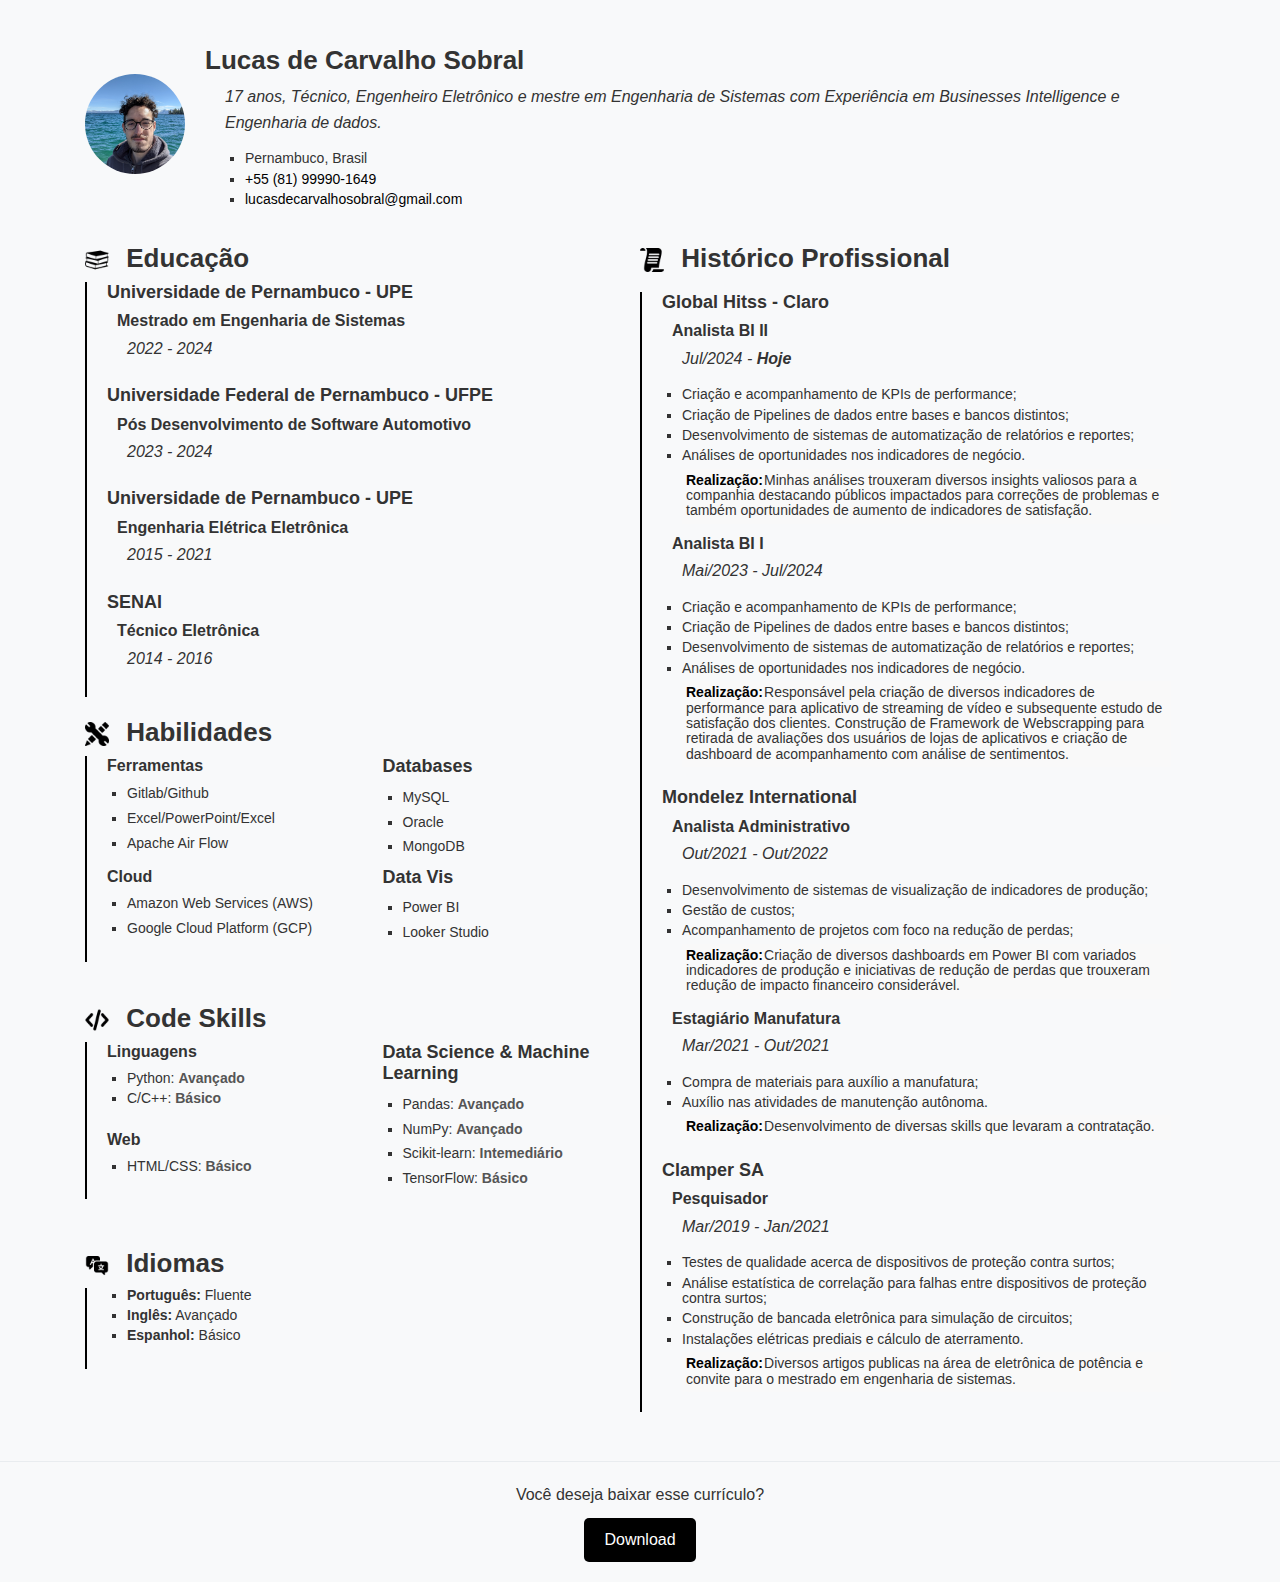
<file: cv.html>
<!DOCTYPE html>
<html lang="pt-br">
<head>
  <meta charset="utf-8">
  <meta name="viewport" content="width=device-width, initial-scale=1">
  <meta name="descrição" content="Vem conhecer um pouquinho mais sobre mim !">
  <meta name="author" content="Lucas Sobral">
  <meta property="og:title" content="Lucas Sobral">
  <meta property="og:site_name" content="Lucas Sobral">
  <title>Currículo - Lucas Sobral</title>
  <link rel="stylesheet" href="css/bootstrap.min.css">
  <link rel="stylesheet" href="css/cv.css">
  <link rel="icon"href="img/icon.png">

</head>
<body>
  <section id="resume" class="resume">
    <div class="container">
    <div class="row">
      <div class="col-12">
        <div class="d-flex align-items-center">
          <img src="img/eu-img.jpg" alt="Foto de Lucas Sobral" class="rounded-circle" style="width: 100px; height: 100px; margin-right: 20px;">
          <div>
            <h3 class="resume-title">Lucas de Carvalho Sobral</h3>
            <div class="resume-item pb-0" style="border-left: none;">
              <p><em>17 anos, Técnico, Engenheiro Eletrônico e mestre em Engenharia de Sistemas com Experiência em Businesses Intelligence e Engenharia de dados.</em></p>
              <ul>
            <li>Pernambuco, Brasil</li>
            <li><a href="https://wa.me/5581999901649" target="_blank" style="color: black; text-decoration: none;">+55 (81) 99990-1649</a></li>
            <li><a href="mailto:lucasdecarvalhosobral@gmail.com" style="color: black; text-decoration: none;">lucasdecarvalhosobral@gmail.com</a></li>
              </ul>
            </div>
          </div>
        </div>
      </div>
      
      <div class="row">
        <!-- First Column -->
        <div class="col-lg-6">
          <h3 class="resume-title"><img src="img/books.png" alt="Educação Icon" class="section-icon"> Educação</h3>
          <div class="resume-item education-item">
            <h4>Universidade de Pernambuco - UPE</h4>
            <h5>Mestrado em Engenharia de Sistemas</h5>
            <p><em>2022 - 2024</em></p>
           <!--<p>Descrição do curso e principais realizações.</p> -->
          </div>
          <div class="resume-item education-item">
            <h4>Universidade Federal de Pernambuco - UFPE</h4>
            <h5>Pós Desenvolvimento de Software Automotivo</h5>
            <p><em>2023 - 2024</em></p>
           <!--<p>Descrição do curso e principais realizações.</p> -->
         </div>
          <div class="resume-item education-item">
            <h4>Universidade de Pernambuco - UPE</h4>
            <h5>Engenharia Elétrica Eletrônica</h5>
            <p><em>2015 - 2021</em></p>
           <!--<p>Descrição do curso e principais realizações.</p> -->
          </div>
          <div class="resume-item education-item">
            <h4>SENAI</h5>
            <h5>Técnico Eletrônica</h5>
            <p><em>2014 - 2016</em></p>
           <!--<p>Descrição do curso e principais realizações.</p> -->
          </div>
          <h3 class="resume-title"><img src="img/skills.png" alt="Skills Icon" class="section-icon"> Habilidades</h3>
            <div class="row">
              <!-- Left Column -->
              <div class="col-lg-6">
                <div class="resume-item skill-item">
                  <h5>Ferramentas</h5>
                  <ul>
                    <li>Gitlab/Github</li>
                    <li>Excel/PowerPoint/Excel</li>
                    <li>Apache Air Flow</li>
                  </ul>
                  <h5>Cloud</h5>
                  <ul>
                    <li>Amazon Web Services (AWS)</li>
                    <li>Google Cloud Platform (GCP)</li>
                  </ul>
                </div>
              </div>

              <!-- Right Column -->
              <div class="col-lg-6">
                <div class="resume-item2 skill-item">
                  <h5>Databases</h5>
                  <ul>
                    <li>MySQL</li>
                    <li>Oracle</li>
                    <li>MongoDB</li>
                  </ul>
                  <h5>Data Vis</h5>
                  <ul>
                    <li>Power BI</li>
                    <li>Looker Studio</li>
                  </ul>
                </div>
              </div>
            </div>

          <h3 class="resume-title"><img src="img/coding.png" alt="Linguagens Icon" class="section-icon"> Code Skills</h3>
            <div class="row">
              <!-- Left Column -->
              <div class="col-lg-6">
                <div class="resume-item">
                  <h5>Linguagens</h5>
                  <ul>
                    <li>Python: <span class="skill-level">Avançado</span></li>
                    <li>C/C++: <span class="skill-level">Básico</span></li>
                  </ul>
                </div>
                <div class="resume-item">
                  <h5>Web</h5>
                  <ul>
                    <li>HTML/CSS: <span class="skill-level">Básico</span></li>
                  </ul>
                </div>
              </div>

              <!-- Right Column -->
              <div class="col-lg-6">
                <div class="resume-item2 skill-item">
                  <h5>Data Science & Machine Learning</h5>
                  <ul>
                    <li>Pandas: <span class="skill-level">Avançado</span></li>
                    <li>NumPy: <span class="skill-level">Avançado</span></li>
                    <li>Scikit-learn: <span class="skill-level">Intemediário</span></li>
                    <li>TensorFlow: <span class="skill-level">Básico</span></li>
                  </ul>
                </div>
              </div>
            </div>
            <h3 class="resume-title"><img src="img/language.png" alt="Idiomas Icon" class="section-icon"> Idiomas</h3>
            <div class="resume-item">
              <ul>
                <li><strong>Português:</strong> Fluente</li>
                <li><strong>Inglês:</strong> Avançado</li>
                <li><strong>Espanhol:</strong> Básico</li>
              </ul>
            </div>
           
        </div>

        <!-- Second Column -->
        <div class="col-lg-6">
          <h3 class="resume-title"><img src="img/scroll.png" alt="Histórico Icon" class="section-icon"> Histórico Profissional</h3>
          <div class="resume-item profissao-item">
            <h4>Global Hitss - Claro</h4>
            <h5>Analista BI II</h5>
            <p><em>Jul/2024 - <strong>Hoje</strong></em></p>
            <ul>
              <li>Criação e acompanhamento de KPIs de performance;</li>
              <li>Criação de Pipelines de dados entre bases e bancos distintos;</li>
              <li>Desenvolvimento de sistemas de automatização de relatórios e reportes;</li>
              <li>Análises de oportunidades nos indicadores de negócio.</li>
              <li class="realization">Minhas análises trouxeram diversos insights valiosos para a companhia destacando públicos impactados para correções de problemas e também oportunidades de aumento de indicadores de satisfação.</li>
            </ul>
            <h5>Analista BI I</h5>
            <p><em>Mai/2023 - Jul/2024</em></p>
            <ul>
              <li>Criação e acompanhamento de KPIs de performance;</li>
              <li>Criação de Pipelines de dados entre bases e bancos distintos;</li>
              <li>Desenvolvimento de sistemas de automatização de relatórios e reportes;</li>
              <li>Análises de oportunidades nos indicadores de negócio.</li>
              <li class="realization">Responsável pela criação de diversos indicadores de performance para aplicativo de streaming de vídeo e subsequente estudo de satisfação dos clientes. Construção de Framework de Webscrapping para retirada de avaliações dos usuários de lojas de aplicativos e criação de dashboard de acompanhamento com análise de sentimentos.</li>
            </ul>
            <h4>Mondelez International</h4>
            <h5>Analista Administrativo</h5>
            <p><em>Out/2021 - Out/2022</em></p>
            <ul>
              <li>Desenvolvimento de sistemas de visualização de indicadores de produção;</li>
              <li>Gestão de custos;</li>
              <li>Acompanhamento de projetos com foco na redução de perdas;</li>
              <li class="realization">Criação de diversos dashboards em Power BI com variados indicadores de produção e iniciativas de redução de perdas que trouxeram redução de impacto financeiro considerável.</li>
            </ul>
            <h5>Estagiário Manufatura</h5>
            <p><em>Mar/2021 - Out/2021</em></p>
            <ul>
              <li>Compra de materiais para auxílio a manufatura;</li>
              <li>Auxílio nas atividades de manutenção autônoma.</li>
              <li class="realization">Desenvolvimento de diversas skills que levaram a contratação.</li>
            </ul>
            <h4>Clamper SA</h4>
            <h5>Pesquisador</h5>
            <p><em>Mar/2019 - Jan/2021</em></p>
            <ul>
              <li>Testes de qualidade acerca de dispositivos de proteção contra surtos;</li>
              <li>Análise estatística de correlação para falhas entre dispositivos de proteção contra surtos;</li>
              <li>Construção de bancada eletrônica para simulação de circuitos;</li>
              <li>Instalações elétricas prediais e cálculo de aterramento.</li>
              <li class="realization">Diversos artigos publicas na área de eletrônica de potência e convite para o mestrado em engenharia de sistemas.</li>
            </ul>
          </div>
        </div>
      </div>
    </div>
  </section>
<!-- Footer Section -->
<footer class="text-center mt-4">
  <p>Você deseja baixar esse currículo?</p>
  <a href="https://drive.google.com/uc?export=download&id=1KF4DB4BhS6jURyC5dKSXGHDKw6d0Dvhc" download class="btn btn-primary">Download</a>
</footer>
</body>
</html>
</file>
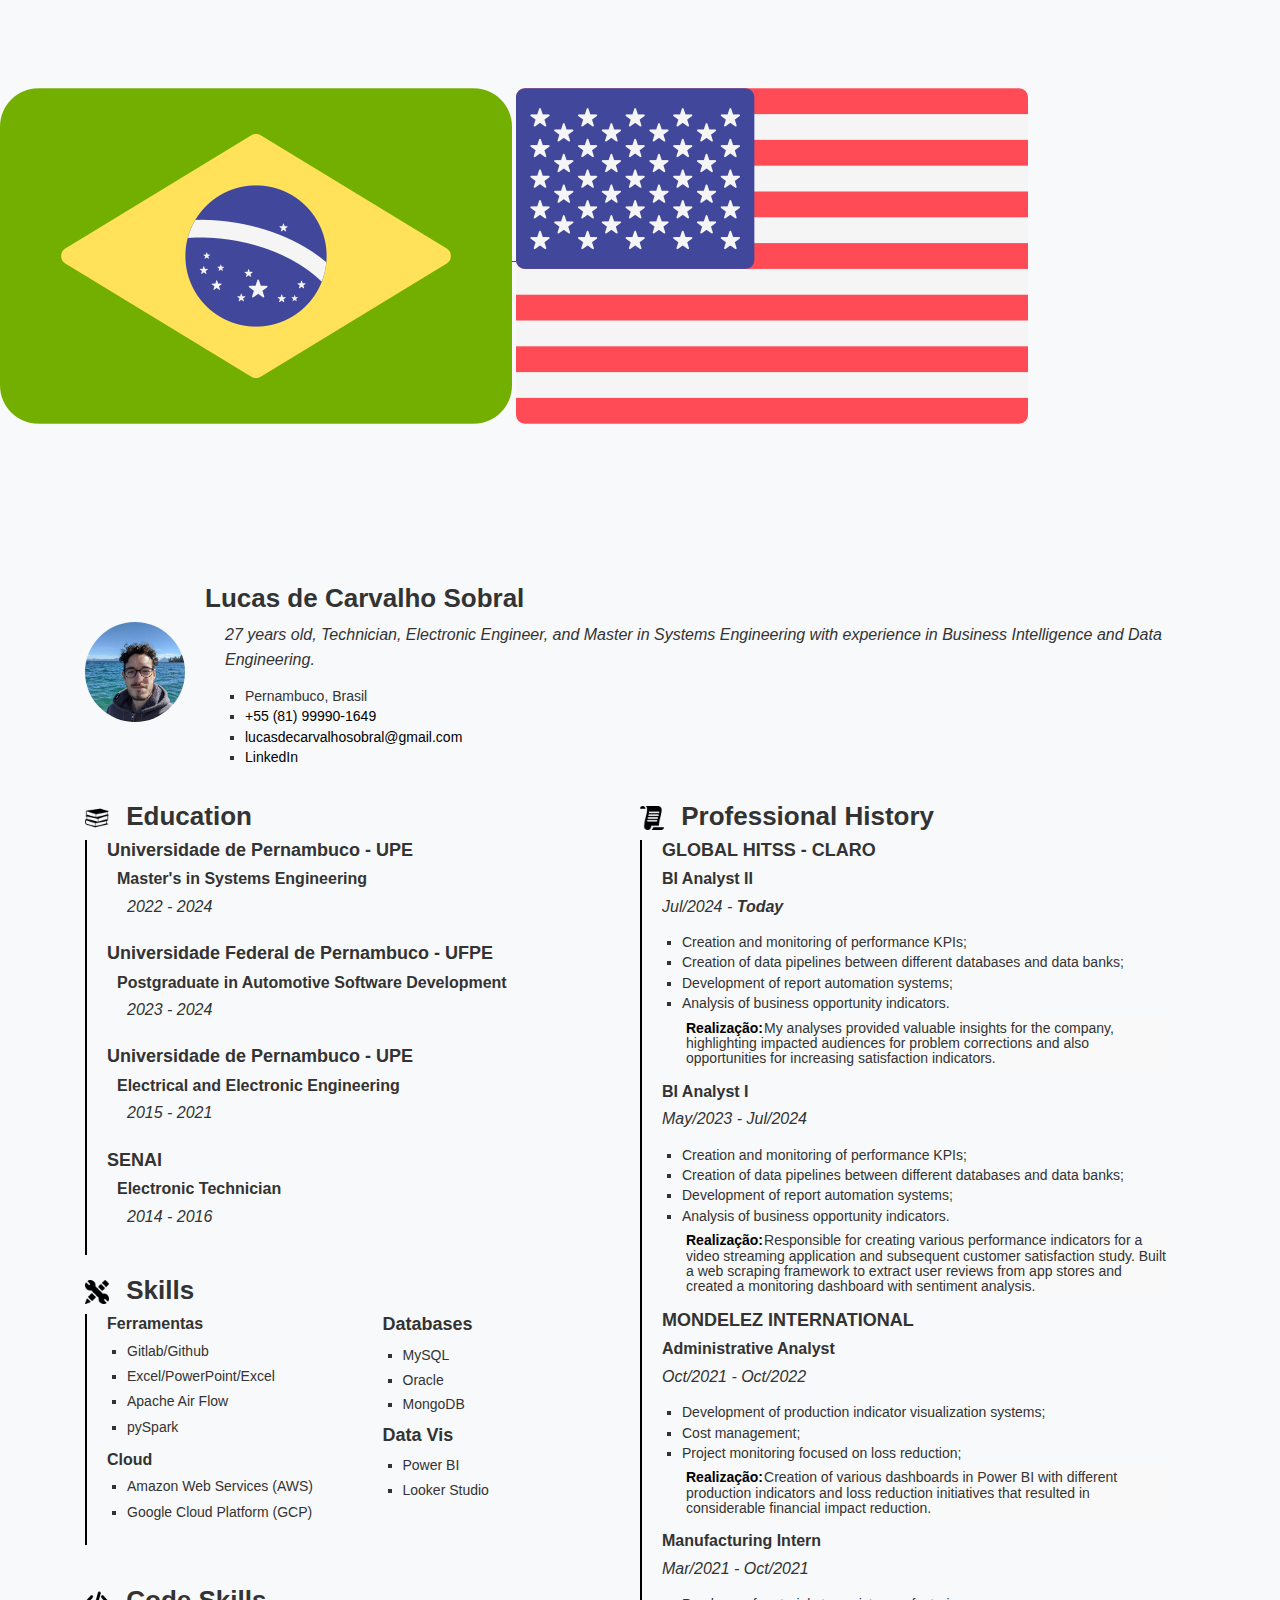
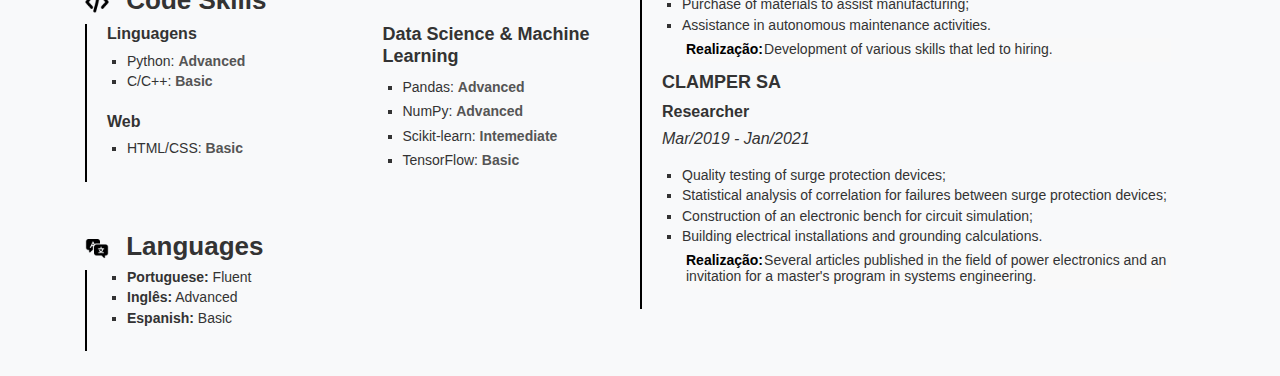
<file: cv_en.html>
<!DOCTYPE html>
<html lang="en-us">
<head>
  <meta charset="utf-8">
  <meta name="viewport" content="width=device-width, initial-scale=1">
  <meta name="descrição" content="Vem conhecer um pouquinho mais sobre mim !">
  <meta name="author" content="Lucas Sobral">
  <meta property="og:title" content="Lucas Sobral">
  <meta property="og:site_name" content="Lucas Sobral">
  <title>Currículo - Lucas Sobral</title>
  <link rel="stylesheet" href="css/bootstrap.min.css">
  <link rel="stylesheet" href="css/cv.css">
  <link rel="icon"href="img/icon.png">

</head>
<body>
  <div class="language-selector">
    <a href="cv.html" class="language-link" title="Change language to Portuguese">
      <img src="img/brazil.png" alt="PT" class="flag-icon">
    </a>
    <a href="cv_en.html" class="language-link active">
      <img src="img/usa.png" alt="EN" class="flag-icon">
    </a>
  </div>
  <br>
  <section id="resume" class="resume">
    <div class="container">
    <div class="row">
      <div class="col-12">
        <div class="d-flex flex-column flex-md-row align-items-center">
          <img src="img/eu-img.jpg" alt="Foto de Lucas Sobral" class="rounded-circle mb-3 mb-md-0" style="width: 100px; height: 100px; margin-right: 20px;">
          <div>
        <h3 class="resume-title">Lucas de Carvalho Sobral</h3>
        <div class="resume-item pb-0" style="border-left: none;">
          <p><em>27 years old, Technician, Electronic Engineer, and Master in Systems Engineering with experience in Business Intelligence and Data Engineering.</em></p>
          <ul>
            <li>Pernambuco, Brasil</li>
            <li><a href="https://wa.me/5581999901649" target="_blank" style="color: black; text-decoration: none;">+55 (81) 99990-1649</a></li>
            <li><a href="mailto:lucasdecarvalhosobral@gmail.com" style="color: black; text-decoration: none;">lucasdecarvalhosobral@gmail.com</a></li>
            <li><a href="https://www.linkedin.com/in/lucasbral/" target="_blank" style="color: black; text-decoration: none;">LinkedIn</a></li>
          </ul>
        </div>
          </div>
        </div>
      </div>
      
      <div class="row">
        <!-- First Column -->
        <div class="col-lg-6">
          <h3 class="resume-title"><img src="img/books.png" alt="Educação Icon" class="section-icon"> Education</h3>
          <div class="resume-item education-item">
            <h4>Universidade de Pernambuco - UPE</h4>
            <h5>Master's in Systems Engineering</h5>
            <p><em>2022 - 2024</em></p>
           <!--<p>Descrição do curso e principais realizações.</p> -->
          </div>
          <div class="resume-item education-item">
            <h4>Universidade Federal de Pernambuco - UFPE</h4>
            <h5>Postgraduate in Automotive Software Development</h5>
            <p><em>2023 - 2024</em></p>
           <!--<p>Descrição do curso e principais realizações.</p> -->
         </div>
          <div class="resume-item education-item">
            <h4>Universidade de Pernambuco - UPE</h4>
            <h5>Electrical and Electronic Engineering</h5>
            <p><em>2015 - 2021</em></p>
           <!--<p>Descrição do curso e principais realizações.</p> -->
          </div>
          <div class="resume-item education-item">
            <h4>SENAI</h5>
            <h5>Electronic Technician</h5>
            <p><em>2014 - 2016</em></p>
           <!--<p>Descrição do curso e principais realizações.</p> -->
          </div>
          <h3 class="resume-title"><img src="img/skills.png" alt="Skills Icon" class="section-icon"> Skills</h3>
            <div class="row">
              <!-- Left Column -->
              <div class="col-lg-6">
                <div class="resume-item skill-item">
                  <h5>Ferramentas</h5>
                  <ul>
                    <li>Gitlab/Github</li>
                    <li>Excel/PowerPoint/Excel</li>
                    <li>Apache Air Flow</li>
                    <li>pySpark</li>
                  </ul>
                  <h5>Cloud</h5>
                  <ul>
                    <li>Amazon Web Services (AWS)</li>
                    <li>Google Cloud Platform (GCP)</li>
                  </ul>
                </div>
              </div>

              <!-- Right Column -->
              <div class="col-lg-6">
                <div class="resume-item2 skill-item">
                  <h5>Databases</h5>
                  <ul>
                    <li>MySQL</li>
                    <li>Oracle</li>
                    <li>MongoDB</li>
                  </ul>
                  <h5>Data Vis</h5>
                  <ul>
                    <li>Power BI</li>
                    <li>Looker Studio</li>
                  </ul>
                </div>
              </div>
            </div>

          <h3 class="resume-title"><img src="img/coding.png" alt="Linguagens Icon" class="section-icon"> Code Skills</h3>
            <div class="row">
              <!-- Left Column -->
              <div class="col-lg-6">
                <div class="resume-item">
                  <h5>Linguagens</h5>
                  <ul>
                    <li>Python: <span class="skill-level">Advanced</span></li>
                    <li>C/C++: <span class="skill-level">Basic</span></li>
                  </ul>
                </div>
                <div class="resume-item">
                  <h5>Web</h5>
                  <ul>
                    <li>HTML/CSS: <span class="skill-level">Basic</span></li>
                  </ul>
                </div>
              </div>

              <!-- Right Column -->
              <div class="col-lg-6">
                <div class="resume-item2 skill-item">
                  <h5>Data Science & Machine Learning</h5>
                  <ul>
                    <li>Pandas: <span class="skill-level">Advanced</span></li>
                    <li>NumPy: <span class="skill-level">Advanced</span></li>
                    <li>Scikit-learn: <span class="skill-level">Intemediate</span></li>
                    <li>TensorFlow: <span class="skill-level">Basic</span></li>
                  </ul>
                </div>
              </div>
            </div>
            <h3 class="resume-title"><img src="img/language.png" alt="Idiomas Icon" class="section-icon"> Languages</h3>
            <div class="resume-item">
              <ul>
                <li><strong>Portuguese:</strong> Fluent</li>
                <li><strong>Inglês:</strong> Advanced</li>
                <li><strong>Espanish:</strong> Basic</li>
              </ul>
            </div>
           
        </div>

        <!-- Second Column -->
        <div class="col-lg-6">
          <h3 class="resume-title"><img src="img/scroll.png" alt="History Icon" class="section-icon"> Professional History</h3>
          <div class="resume-item profession-item">
            <h4>Global Hitss - Claro</h4>
            <h5>BI Analyst II</h5>
            <p><em>Jul/2024 - <strong>Today</strong></em></p>
            <ul>
              <li>Creation and monitoring of performance KPIs;</li>
              <li>Creation of data pipelines between different databases and data banks;</li>
              <li>Development of report automation systems;</li>
              <li>Analysis of business opportunity indicators.</li>
              <li class="realization">My analyses provided valuable insights for the company, highlighting impacted audiences for problem corrections and also opportunities for increasing satisfaction indicators.</li>
            </ul>
            <h5>BI Analyst I</h5>
            <p><em>May/2023 - Jul/2024</em></p>
            <ul>
              <li>Creation and monitoring of performance KPIs;</li>
              <li>Creation of data pipelines between different databases and data banks;</li>
              <li>Development of report automation systems;</li>
              <li>Analysis of business opportunity indicators.</li>
              <li class="realization">Responsible for creating various performance indicators for a video streaming application and subsequent customer satisfaction study. Built a web scraping framework to extract user reviews from app stores and created a monitoring dashboard with sentiment analysis.</li>
            </ul>
            <h4>Mondelez International</h4>
              <h5>Administrative Analyst</h5>
              <p><em>Oct/2021 - Oct/2022</em></p>
              <ul>
                <li>Development of production indicator visualization systems;</li>
                <li>Cost management;</li>
                <li>Project monitoring focused on loss reduction;</li>
                <li class="realization">Creation of various dashboards in Power BI with different production indicators and loss reduction initiatives that resulted in considerable financial impact reduction.</li>
              </ul>
              <h5>Manufacturing Intern</h5>
              <p><em>Mar/2021 - Oct/2021</em></p>
              <ul>
                <li>Purchase of materials to assist manufacturing;</li>
                <li>Assistance in autonomous maintenance activities.</li>
                <li class="realization">Development of various skills that led to hiring.</li>
              </ul>
              <h4>Clamper SA</h4>
              <h5>Researcher</h5>
              <p><em>Mar/2019 - Jan/2021</em></p>
              <ul>
                <li>Quality testing of surge protection devices;</li>
                <li>Statistical analysis of correlation for failures between surge protection devices;</li>
                <li>Construction of an electronic bench for circuit simulation;</li>
                <li>Building electrical installations and grounding calculations.</li>
                <li class="realization">Several articles published in the field of power electronics and an invitation for a master's program in systems engineering.</li>
              </ul>

  </section>
<!-- Footer Section -->
<!--
<footer class="text-center mt-4">
  <p>Você deseja baixar esse currículo?</p>
  <a href="https://drive.google.com/uc?export=download&id=1KF4DB4BhS6jURyC5dKSXGHDKw6d0Dvhc" download class="btn btn-primary">Download</a>
</footer>
-->
</body>
</html>
</file>
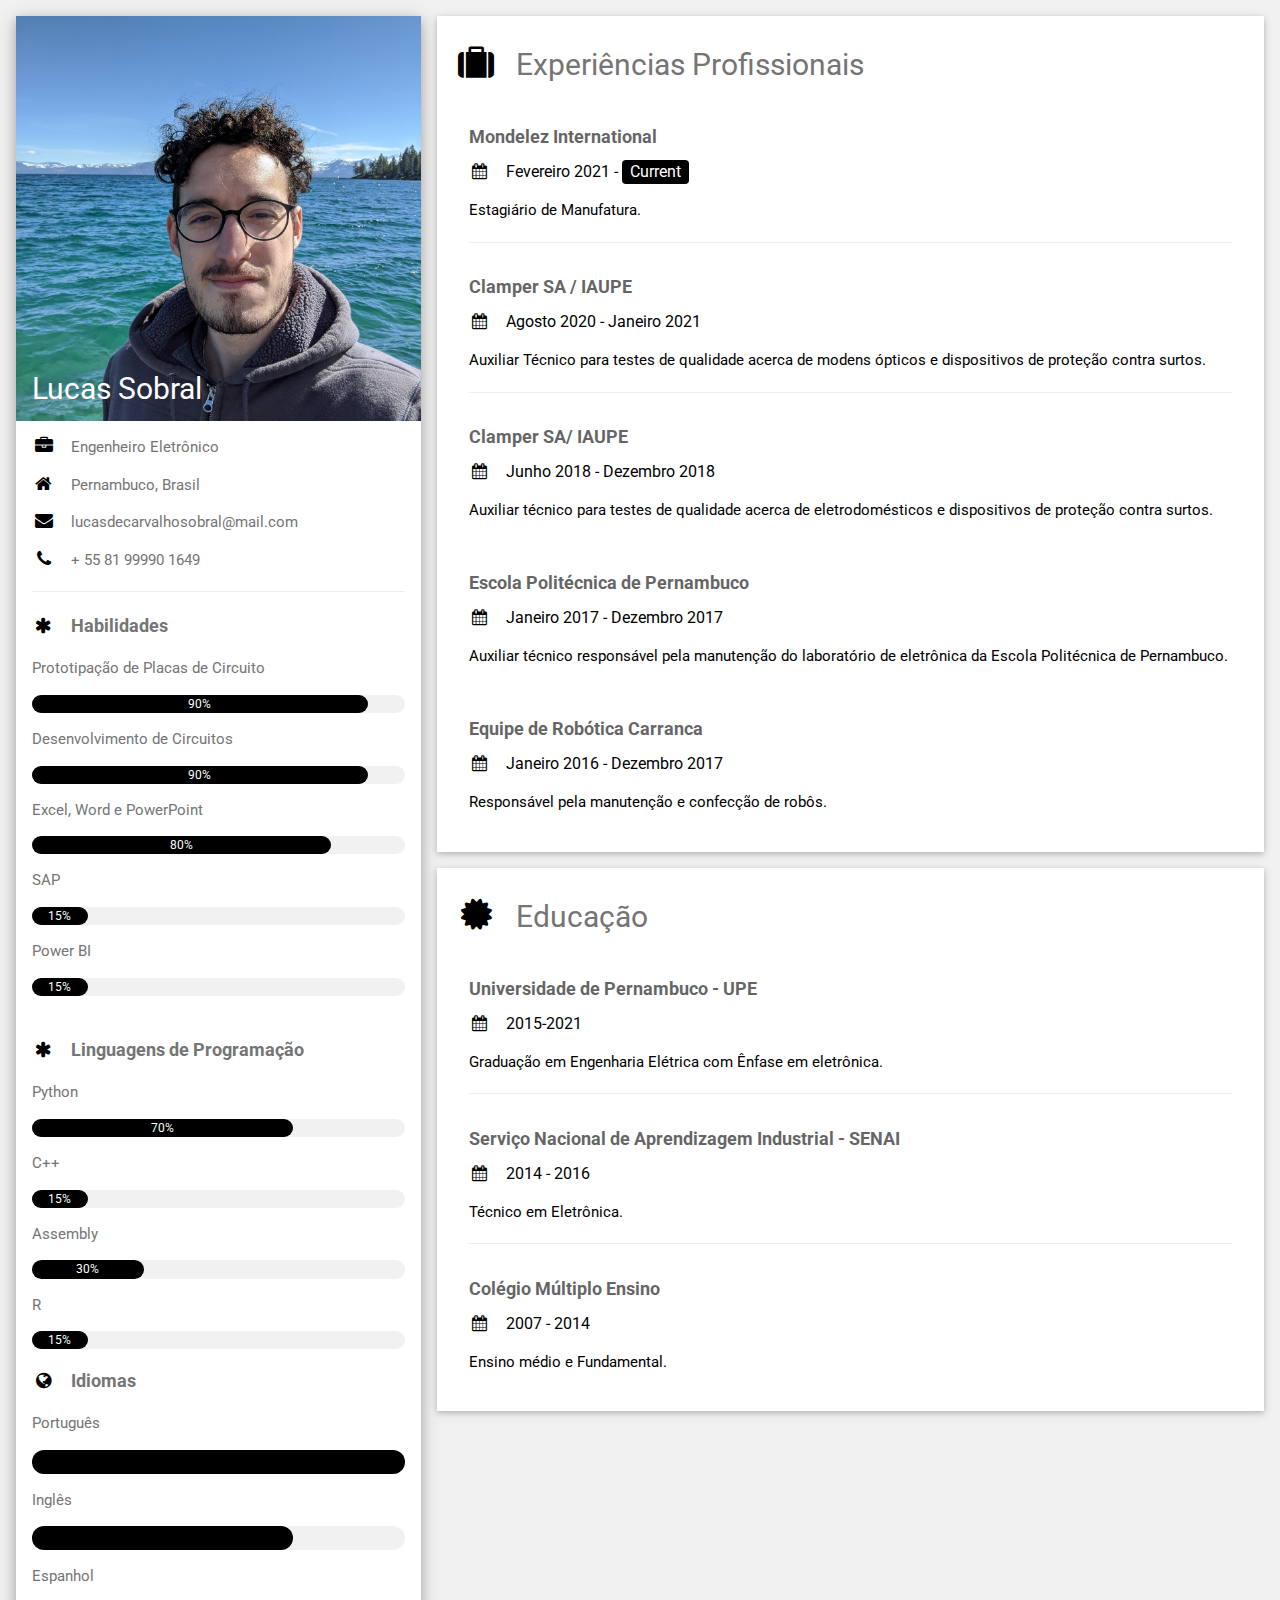
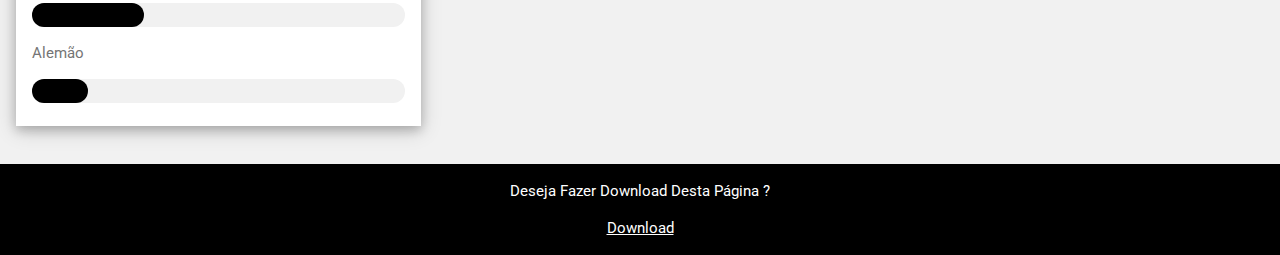
<file: index2.html>
<!DOCTYPE html>
<html>
<title>Informações Profissionais</title>
<link rel="icon" href="img/icon.png">
<meta charset="UTF-8">
<meta name="viewport" content="width=device-width, initial-scale=1">
<link rel="stylesheet" href="css/index2.css">
<link rel='stylesheet' href='https://fonts.googleapis.com/css?family=Roboto'>
<link rel="stylesheet" href="https://cdnjs.cloudflare.com/ajax/libs/font-awesome/4.7.0/css/font-awesome.min.css">
<style>
html,body,h1,h2,h3,h4,h5,h6 {font-family: "Roboto", sans-serif}
</style>
<body class="w3-light-grey">

<!-- Page Container -->
<div class="w3-content w3-margin-top" style="max-width:1400px;">

  <!-- The Grid -->
  <div class="w3-row-padding">
  
    <!-- Left Column -->
    <div class="w3-third">
    
      <div class="w3-white w3-text-grey w3-card-4">
        <div class="w3-display-container">
          <img src="img/eu.jpg" style="width:100%" alt="Avatar">
          <div class="w3-display-bottomleft w3-container w3-text-white">
            <h2>Lucas Sobral</h2>
          </div>
        </div>
        <div class="w3-container">
          <p><i class="fa fa-briefcase fa-fw w3-margin-right w3-large w3-text-teal"></i>Engenheiro Eletrônico</p>
          <p><i class="fa fa-home fa-fw w3-margin-right w3-large w3-text-teal"></i>Pernambuco, Brasil</p>
          <p><i class="fa fa-envelope fa-fw w3-margin-right w3-large w3-text-teal"></i>lucasdecarvalhosobral@mail.com</p>
          <p><i class="fa fa-phone fa-fw w3-margin-right w3-large w3-text-teal"></i>+ 55 81 99990 1649</p>
          <hr>

          <p class="w3-large"><b><i class="fa fa-asterisk fa-fw w3-margin-right w3-text-teal"></i>Habilidades</b></p>
         
          <p>Prototipação de Placas de Circuito</p>
          <div class="w3-light-grey w3-round-xlarge w3-small">
            <div class="w3-container w3-center w3-round-xlarge w3-teal" style="width:90%">90%</div>
          </div>

          <p>Desenvolvimento de Circuitos</p>
          <div class="w3-light-grey w3-round-xlarge w3-small">
            <div class="w3-container w3-center w3-round-xlarge w3-teal" style="width:90%">90%</div>
          </div>

          <p>Excel, Word e PowerPoint</p>
          <div class="w3-light-grey w3-round-xlarge w3-small">
            <div class="w3-container w3-center w3-round-xlarge w3-teal" style="width:80%">
              <div class="w3-center w3-text-white">80%</div>
            </div>
          </div>
          <p>SAP</p>
          <div class="w3-light-grey w3-round-xlarge w3-small">
            <div class="w3-container w3-center w3-round-xlarge w3-teal" style="width:15%">15%</div>
          </div>
          <p>Power BI</p>
          <div class="w3-light-grey w3-round-xlarge w3-small">
            <div class="w3-container w3-center w3-round-xlarge w3-teal" style="width:15%">15%</div>
          </div>
          <br>

          <p class="w3-large"><b><i class="fa fa-asterisk fa-fw w3-margin-right w3-text-teal"></i>Linguagens de Programação</b></p>
        
          <p>Python</p>
          <div class="w3-light-grey w3-round-xlarge w3-small">
            <div class="w3-container w3-center w3-round-xlarge w3-teal" style="width:70%">70%</div>
          </div>

          <p>C++</p>
          <div class="w3-light-grey w3-round-xlarge w3-small">
            <div class="w3-container w3-center w3-round-xlarge w3-teal" style="width:15%">15%</div>
          </div>

          <p>Assembly</p>
          <div class="w3-light-grey w3-round-xlarge w3-small">
            <div class="w3-container w3-center w3-round-xlarge w3-teal" style="width:30%">30%</div>
          </div>

          <p>R</p>
          <div class="w3-light-grey w3-round-xlarge w3-small">
            <div class="w3-container w3-center w3-round-xlarge w3-teal" style="width:15%">15%</div>
          </div>



          <p class="w3-large w3-text-theme"><b><i class="fa fa-globe fa-fw w3-margin-right w3-text-teal"></i>Idiomas</b></p>
          <p>Português</p>
          <div class="w3-light-grey w3-round-xlarge">
            <div class="w3-round-xlarge w3-teal" style="height:24px;width:100%"></div>
          </div>
         
          <p>Inglês</p>
          <div class="w3-light-grey w3-round-xlarge">
            <div class="w3-round-xlarge w3-teal" style="height:24px;width:70%"></div>
          </div>
          <p>Espanhol</p>
          <div class="w3-light-grey w3-round-xlarge">
            <div class="w3-round-xlarge w3-teal" style="height:24px;width:30%"></div>
          </div>
          <p>Alemão</p>
          <div class="w3-light-grey w3-round-xlarge">
            <div class="w3-round-xlarge w3-teal" style="height:24px;width:15%"></div>
          </div>
          <br>
        </div>
      </div><br>

    <!-- End Left Column -->
    </div>

    <!-- Right Column -->
    <div class="w3-twothird">
    
      <div class="w3-container w3-card w3-white w3-margin-bottom">
        <h2 class="w3-text-grey w3-padding-16"><i class="fa fa-suitcase fa-fw w3-margin-right w3-xxlarge w3-text-teal"></i>Experiências Profissionais</h2>
        <div class="w3-container">
          <h5 class="w3-opacity"><b>Mondelez International</b></h5>
          <h6 class="w3-text-teal"><i class="fa fa-calendar fa-fw w3-margin-right"></i>Fevereiro 2021 - <span class="w3-tag w3-teal w3-round">Current</span></h6>
          <p>Estagiário de Manufatura.</p>
          <hr>
        </div>
        <div class="w3-container">
          <h5 class="w3-opacity"><b>Clamper SA / IAUPE</b></h5>
          <h6 class="w3-text-teal"><i class="fa fa-calendar fa-fw w3-margin-right"></i>Agosto 2020 - Janeiro 2021</h6>
          <p>Auxiliar Técnico para testes de qualidade acerca de modens ópticos e dispositivos de proteção contra surtos.</p>
          <hr>
        </div>
        <div class="w3-container">
          <h5 class="w3-opacity"><b>Clamper SA/ IAUPE</b></h5>
          <h6 class="w3-text-teal"><i class="fa fa-calendar fa-fw w3-margin-right"></i>Junho 2018 - Dezembro 2018</h6>
          <p>Auxiliar técnico para testes de qualidade acerca de eletrodomésticos e dispositivos de proteção contra surtos.</p><br>
        </div>
        <div class="w3-container">
            <h5 class="w3-opacity"><b>Escola Politécnica de Pernambuco</b></h5>
            <h6 class="w3-text-teal"><i class="fa fa-calendar fa-fw w3-margin-right"></i>Janeiro 2017 - Dezembro 2017</h6>
            <p>Auxiliar técnico responsável pela manutenção do laboratório de eletrônica da Escola Politécnica de Pernambuco.</p><br>
        </div>
        <div class="w3-container">
            <h5 class="w3-opacity"><b>Equipe de Robótica Carranca</b></h5>
            <h6 class="w3-text-teal"><i class="fa fa-calendar fa-fw w3-margin-right"></i>Janeiro 2016 - Dezembro 2017</h6>
            <p>Responsável pela manutenção e confecção de robôs.</p><br>
        </div>

      </div>

      <div class="w3-container w3-card w3-white">
        <h2 class="w3-text-grey w3-padding-16"><i class="fa fa-certificate fa-fw w3-margin-right w3-xxlarge w3-text-teal"></i>Educação</h2>
        <div class="w3-container">
          <h5 class="w3-opacity"><b>Universidade de Pernambuco - UPE</b></h5>
          <h6 class="w3-text-teal"><i class="fa fa-calendar fa-fw w3-margin-right"></i>2015-2021</h6>
          <p>Graduação em Engenharia Elétrica com Ênfase em eletrônica.</p>
          <hr>
        </div>
        <div class="w3-container">
          <h5 class="w3-opacity"><b>Serviço Nacional de Aprendizagem Industrial - SENAI</b></h5>
          <h6 class="w3-text-teal"><i class="fa fa-calendar fa-fw w3-margin-right"></i>2014 - 2016</h6>
          <p>Técnico em Eletrônica.</p>
          <hr>
        </div>
        <div class="w3-container">
          <h5 class="w3-opacity"><b>Colégio Múltiplo Ensino</b></h5>
          <h6 class="w3-text-teal"><i class="fa fa-calendar fa-fw w3-margin-right"></i>2007 - 2014</h6>
          <p>Ensino médio e Fundamental.</p><br>
        </div>
      </div>
    <!-- End Right Column -->
    </div>
    
  <!-- End Grid -->
  </div>
  
  <!-- End Page Container -->
</div>

<footer class="w3-container w3-teal w3-center w3-margin-top">
<p>Deseja Fazer Download Desta Página ?</p>
<p><a href="https://github.com/lucasbral/Lucasbral.github.io/raw/main/Lucas_curriculo.pdf" target="_blank">Download</a></p>
  
</footer>

</body>
</html>
</file>
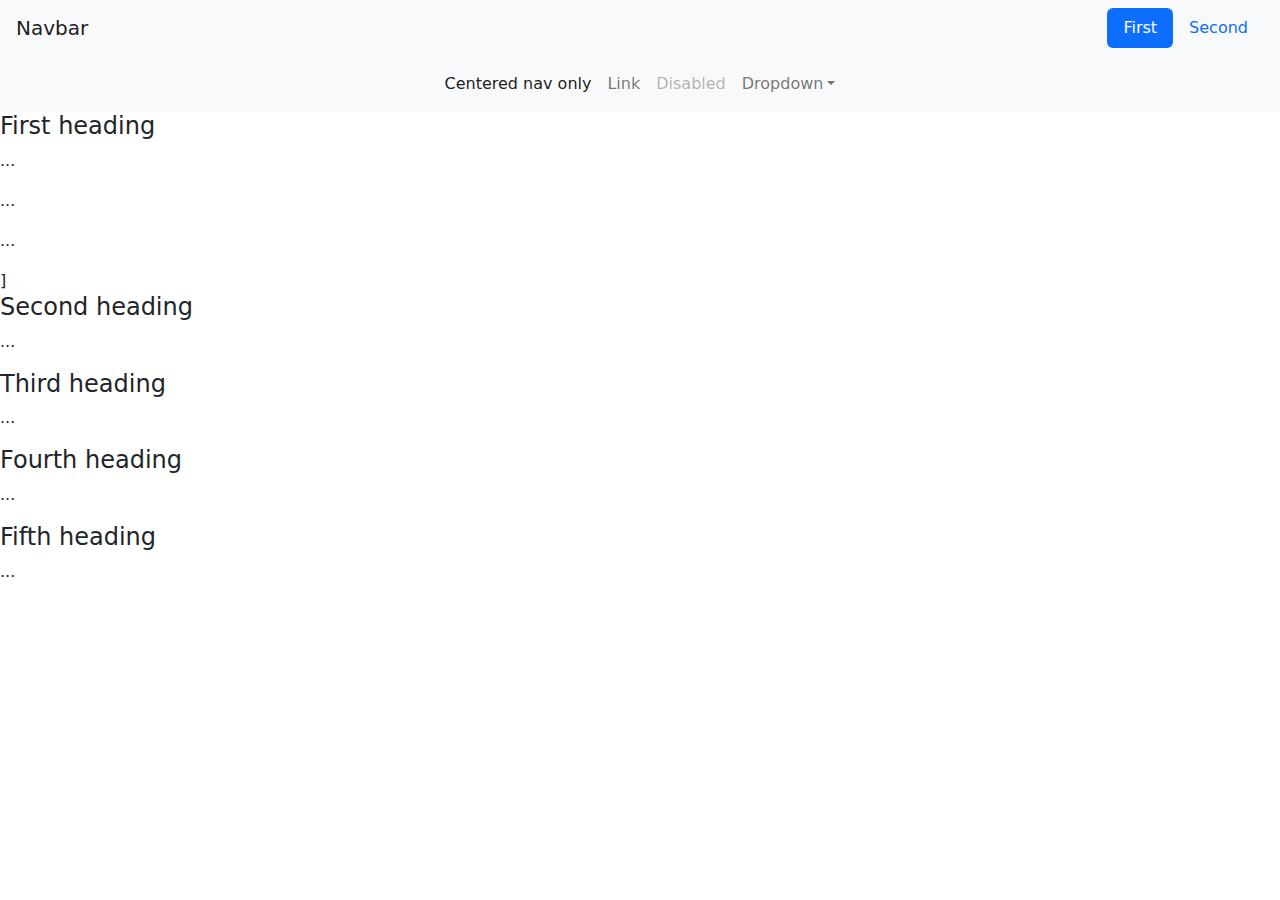
<file: teste.html>
<!doctype html>
<html lang="pt">
  <head>
    <meta charset="utf-8">
    <meta name="viewport" content="width=device-width, initial-scale=1">
    <meta name="Descrição" content="Website - Lucas">
    <meta name="author" content="Lucas Sobral, Mark Otto, Jacob Thornton, and Bootstrap contributors">
    <title>Lucas Sobral</title>
    <link rel="icon" href="img/icon.png">

    <!-- Bootstrap core CSS -->
    <link rel="stylesheet" href="css/bootstrap.min.css">

    </head>

    <body>
    
    <header>

        <nav id="Navbar" class="fixed navbar bg-light px-3">
          <a class="navbar-brand" href="#">Navbar</a>
          <ul class="nav nav-pills">
            <li class="nav-item">
              <a class="nav-link" href="#scrollspyHeading1">First</a>
            </li>
            <li class="nav-item">
              <a class="nav-link" href="#scrollspyHeading2">Second</a>
            </li>
          </ul>
        </nav>



        <nav class="navbar navbar-expand-lg bg-light rounded" aria-label="Twelfth navbar example">
      <div class="container-fluid">
        <button class="navbar-toggler" type="button" data-bs-toggle="collapse" data-bs-target="#navbarsExample10" aria-controls="navbarsExample10" aria-expanded="false" aria-label="Toggle navigation">
          <span class="navbar-toggler-icon"></span>
        </button>

        <div class="collapse navbar-collapse justify-content-md-center" id="navbarsExample10">
          <ul class="navbar-nav">
            <li class="nav-item">
              <a class="nav-link active" aria-current="page" href="#">Centered nav only</a>
            </li>
            <li class="nav-item">
              <a class="nav-link" href="#">Link</a>
            </li>
            <li class="nav-item">
              <a class="nav-link disabled">Disabled</a>
            </li>
            <li class="nav-item dropdown">
              <a class="nav-link dropdown-toggle" href="#" id="dropdown10" data-bs-toggle="dropdown" aria-expanded="false">Dropdown</a>
              <ul class="dropdown-menu" aria-labelledby="dropdown10">
                <li><a class="dropdown-item" href="#">Action</a></li>
                <li><a class="dropdown-item" href="#">Another action</a></li>
                <li><a class="dropdown-item" href="#">Something else here</a></li>
              </ul>
            </li>
          </ul>
        </div>
      </div>
    </nav>





        <div data-bs-spy="scroll" data-bs-target="#Navbar" data-bs-root-margin="0px 0px -40%" data-bs-smooth-scroll="true" class="scrollspy-example" tabindex="0">
          <h4 id="scrollspyHeading1">First heading</h4>
          <p>...</p>
          <p>...</p>
          <p>...</p>
        
]
          <h4 id="scrollspyHeading2">Second heading</h4>
          <p>...</p>
          <h4 id="scrollspyHeading3">Third heading</h4>
          <p>...</p>
          <h4 id="scrollspyHeading4">Fourth heading</h4>
          <p>...</p>
          <h4 id="scrollspyHeading5">Fifth heading</h4>
          <p>...</p>
        </div>
    </header>
        
    <script src="js/bootstrap.bundle.min.js"></script>


    </body>
</file>
<file: css/cv.css>
/*--------------------------------------------------------------
# General Styles
--------------------------------------------------------------*/

body {
  font-family: Arial, sans-serif;
  line-height: 1.6;
  color: #333;
  background-color: #f8f9fa;
  margin: 0;
  padding: 0;
}

.container {
  max-width: 1140px;
  margin: 0 auto;
  padding: 15px;
}



/*--------------------------------------------------------------
# Resume
--------------------------------------------------------------*/

.resume {
  padding: 10px 0;
}

.resume .resume-title {
  font-size: 26px;
  font-weight: 700;
  margin-top: 20px;
  margin-bottom: 10px;
  color: #333333;
}

.resume .resume-item {
  padding-bottom: 10px;
  margin-top: -2px;
  border-left: 2px solid #000000;
  padding-left: 20px;
}

.resume .resume-item h4 {
  font-size: 18px;
  font-weight: 600;
  text-transform: uppercase;
  font-family: "Poppins", sans-serif;
  color: #333333;
}

.resume .resume-item h5 {
  font-size: 16px;
  font-weight: 600;
  margin-bottom: 5px;
}

.resume .resume-item ul {
  list-style-type: square;
  padding-left: 20px; /* Add padding to align the list items */
  margin: 10px 0; /* Add margin for spacing */
  font-size: 14px; /* Set a smaller font size */
  line-height: 1.1; /* Adjust line height for readability */
}

.resume .resume-item ul li {
  padding-bottom: 5px;
}

.resume .education-item h4 {
    text-transform: none; /* Remove uppercase transformation */
    font-size: 18px; /* Ajuste o tamanho da fonte conforme necessário */
    font-weight: 600; /* Ajuste o peso da fonte conforme necessário */
    color: #333333; /* Ajuste a cor da fonte conforme necessário */
  }

.resume .education-item h5 {
    margin-left: 10px;
}

.resume .education-item p {
margin-left: 20px;
}

.resume .profissao-item h4 {
    text-transform: none; /* Remove uppercase transformation */
    font-size: 18px; /* Ajuste o tamanho da fonte conforme necessário */
    font-weight: 600; /* Ajuste o peso da fonte conforme necessário */
    color: #333333; /* Ajuste a cor da fonte conforme necessário */
    margin-top: 20px;
  }

.resume .profissao-item h5 {
    margin-left: 10px;
}

.resume .profissao-item p {
margin-left: 20px;
}



/*--------------------------------------------------------------
# Resume Item List
--------------------------------------------------------------*/

.resume-item ul {
  list-style: none;
  padding: 0;
  margin: 0;
  font-family: 'Arial', sans-serif; /* Change to your desired font */
  line-height: 1.4; /* Adjust line spacing */
}

.resume-item ul li {
  padding-bottom: 5px; /* Adjust padding between list items */
  font-size: 14px; /* Adjust font size if needed */
  color: #333; /* Adjust text color if needed */
}

.footer-info-curriculo {
  text-align: center;
  padding: 30px 0;
  background-color: #f8f8f8;
  color: #555555;
}

.footer-info-curriculo a.btn {
  background-color: #000000;
  color: #ffffff;
  padding: 10px 20px;
  text-decoration: none;
  border-radius: 5px;
}

.footer-info-curriculo a.btn:hover {
  background-color: #333333;
}

.section-icon {
  width: 24px; /* Adjust the size as needed */
  height: 24px; /* Adjust the size as needed */
  margin-right: 10px;
  vertical-align: middle;
}

/*--------------------------------------------------------------
# Education Titles
--------------------------------------------------------------*/

.education-title {
  text-transform: none; /* Remove uppercase transformation */
  font-size: 18px; /* Ajuste o tamanho da fonte conforme necessário */
  font-weight: 600; /* Ajuste o peso da fonte conforme necessário */
  color: #333333; /* Ajuste a cor conforme necessário */
}

/*--------------------------------------------------------------
Skill Section
--------------------------------------------------------------*/

.resume .resume-item2 {
  padding-bottom: 10px;
  margin-top: -2px;
  padding-left: 20px;
}

.resume-item2 .skill-item {
  margin-bottom: 10px; /* Espaçamento entre os itens de habilidade */
}

.skill-item h5 {
  font-size: 18px; /* Tamanho da fonte para os títulos das habilidades */
  font-weight: 600; /* Peso da fonte */
  color: #333333; /* Cor da fonte */
  margin-bottom: 5px; /* Espaçamento abaixo do título */
}

.skill-item ul {
  list-style-type: square; /* Tipo de marcador da lista */
  padding-left: 20px; /* Espaçamento à esquerda para alinhar os itens da lista */
  margin: 10px 0; /* Margem para espaçamento */
  font-size: 14px; /* Tamanho da fonte para os itens da lista */
  line-height: 1.4; /* Altura da linha para melhor legibilidade */
}

.skill-item ul li {
  margin-bottom: 5px; /* Espaçamento entre os itens da lista */
}

/*--------------------------------------------------------------
# Resume Item Skill Item
--------------------------------------------------------------*/

.skill-item {
  margin-bottom: 20px; /* Espaçamento entre os itens de habilidade */
}

.skill-item h5 {
  font-size: 18px; /* Tamanho da fonte para os títulos das habilidades */
  font-weight: 600; /* Peso da fonte */
  color: #333333; /* Cor da fonte */
  margin-bottom: 10px; /* Espaçamento abaixo do título */
}

.skill-item ul {
  list-style-type: square; /* Tipo de marcador da lista */
  padding-left: 20px; /* Espaçamento à esquerda para alinhar os itens da lista */
  margin: 10px 0; /* Margem para espaçamento */
  font-size: 14px; /* Tamanho da fonte para os itens da lista */
  line-height: 1.4; /* Altura da linha para melhor legibilidade */
}

.skill-item ul li {
  margin-bottom: 5px; /* Espaçamento entre os itens da lista */
}

.skill-level {
  font-weight: bold; /* Negrito para o nível de habilidade */
  color: #555; /* Cor para o nível de habilidade */
}

/*--------------------------------------------------------------
# Realization Topics
--------------------------------------------------------------*/
/*--------------------------------------------------------------
# Realization Topics
--------------------------------------------------------------*/

.realization {
  color: #444; /* Cor do texto */
  background-color: #f9f9f9; /* Cor de fundo para destaque */
  padding: 4px; /* Espaçamento interno */
  display: block; /* Garantir que ocupe a largura total */
}

.realization::before {
  content: "Realização: "; /* Texto a ser adicionado antes do conteúdo */
  font-weight: bold; /* Negrito para o texto adicionado */
  color: #000000; /* Cor do texto adicionado */
  display: inline-block; /* Exibir como bloco inline */
  margin-right: 1px; /* Espaçamento à direita */
}


footer {
  padding: 20px;
  background-color: #f8f9fa;
  border-top: 1px solid #e9ecef;
  margin-top: 20px;
}

footer p {
  margin: 0 0 10px;
  font-size: 16px;
  color: #333;
}

footer .btn {
  font-size: 16px;
  padding: 10px 20px;
  color: #fff;
  background-color: #000000;
  border: none;
  border-radius: 5px;
  text-decoration: none;
}

footer .btn:hover {
  background-color: #767676;
}
</file>
<file: css/index2.css>
/* W3.CSS 4.15 December 2020 by Jan Egil and Borge Refsnes */
html{box-sizing:border-box}*,*:before,*:after{box-sizing:inherit}
/* Extract from normalize.css by Nicolas Gallagher and Jonathan Neal git.io/normalize */
html{-ms-text-size-adjust:100%;-webkit-text-size-adjust:100%}body{margin:0}
article,aside,details,figcaption,figure,footer,header,main,menu,nav,section{display:block}summary{display:list-item}
audio,canvas,progress,video{display:inline-block}progress{vertical-align:baseline}
audio:not([controls]){display:none;height:0}[hidden],template{display:none}
a{background-color:transparent}a:active,a:hover{outline-width:0}
abbr[title]{border-bottom:none;text-decoration:underline;text-decoration:underline dotted}
b,strong{font-weight:bolder}dfn{font-style:italic}mark{background:#ff0;color:#000}
small{font-size:80%}sub,sup{font-size:75%;line-height:0;position:relative;vertical-align:baseline}
sub{bottom:-0.25em}sup{top:-0.5em}figure{margin:1em 40px}img{border-style:none}
code,kbd,pre,samp{font-family:monospace,monospace;font-size:1em}hr{box-sizing:content-box;height:0;overflow:visible}
button,input,select,textarea,optgroup{font:inherit;margin:0}optgroup{font-weight:bold}
button,input{overflow:visible}button,select{text-transform:none}
button,[type=button],[type=reset],[type=submit]{-webkit-appearance:button}
button::-moz-focus-inner,[type=button]::-moz-focus-inner,[type=reset]::-moz-focus-inner,[type=submit]::-moz-focus-inner{border-style:none;padding:0}
button:-moz-focusring,[type=button]:-moz-focusring,[type=reset]:-moz-focusring,[type=submit]:-moz-focusring{outline:1px dotted ButtonText}
fieldset{border:1px solid #c0c0c0;margin:0 2px;padding:.35em .625em .75em}
legend{color:inherit;display:table;max-width:100%;padding:0;white-space:normal}textarea{overflow:auto}
[type=checkbox],[type=radio]{padding:0}
[type=number]::-webkit-inner-spin-button,[type=number]::-webkit-outer-spin-button{height:auto}
[type=search]{-webkit-appearance:textfield;outline-offset:-2px}
[type=search]::-webkit-search-decoration{-webkit-appearance:none}
::-webkit-file-upload-button{-webkit-appearance:button;font:inherit}
/* End extract */
html,body{font-family:Verdana,sans-serif;font-size:15px;line-height:1.5}html{overflow-x:hidden}
h1{font-size:36px}h2{font-size:30px}h3{font-size:24px}h4{font-size:20px}h5{font-size:18px}h6{font-size:16px}
.w3-serif{font-family:serif}.w3-sans-serif{font-family:sans-serif}.w3-cursive{font-family:cursive}.w3-monospace{font-family:monospace}
h1,h2,h3,h4,h5,h6{font-family:"Segoe UI",Arial,sans-serif;font-weight:400;margin:10px 0}.w3-wide{letter-spacing:4px}
hr{border:0;border-top:1px solid #eee;margin:20px 0}
.w3-image{max-width:100%;height:auto}img{vertical-align:middle}a{color:inherit}
.w3-table,.w3-table-all{border-collapse:collapse;border-spacing:0;width:100%;display:table}.w3-table-all{border:1px solid #ccc}
.w3-bordered tr,.w3-table-all tr{border-bottom:1px solid #ddd}.w3-striped tbody tr:nth-child(even){background-color:#f1f1f1}
.w3-table-all tr:nth-child(odd){background-color:#fff}.w3-table-all tr:nth-child(even){background-color:#f1f1f1}
.w3-hoverable tbody tr:hover,.w3-ul.w3-hoverable li:hover{background-color:#ccc}.w3-centered tr th,.w3-centered tr td{text-align:center}
.w3-table td,.w3-table th,.w3-table-all td,.w3-table-all th{padding:8px 8px;display:table-cell;text-align:left;vertical-align:top}
.w3-table th:first-child,.w3-table td:first-child,.w3-table-all th:first-child,.w3-table-all td:first-child{padding-left:16px}
.w3-btn,.w3-button{border:none;display:inline-block;padding:8px 16px;vertical-align:middle;overflow:hidden;text-decoration:none;color:inherit;background-color:inherit;text-align:center;cursor:pointer;white-space:nowrap}
.w3-btn:hover{box-shadow:0 8px 16px 0 rgba(0,0,0,0.2),0 6px 20px 0 rgba(0,0,0,0.19)}
.w3-btn,.w3-button{-webkit-touch-callout:none;-webkit-user-select:none;-khtml-user-select:none;-moz-user-select:none;-ms-user-select:none;user-select:none}   
.w3-disabled,.w3-btn:disabled,.w3-button:disabled{cursor:not-allowed;opacity:0.3}.w3-disabled *,:disabled *{pointer-events:none}
.w3-btn.w3-disabled:hover,.w3-btn:disabled:hover{box-shadow:none}
.w3-badge,.w3-tag{background-color:#000;color:#fff;display:inline-block;padding-left:8px;padding-right:8px;text-align:center}.w3-badge{border-radius:50%}
.w3-ul{list-style-type:none;padding:0;margin:0}.w3-ul li{padding:8px 16px;border-bottom:1px solid #ddd}.w3-ul li:last-child{border-bottom:none}
.w3-tooltip,.w3-display-container{position:relative}.w3-tooltip .w3-text{display:none}.w3-tooltip:hover .w3-text{display:inline-block}
.w3-ripple:active{opacity:0.5}.w3-ripple{transition:opacity 0s}
.w3-input{padding:8px;display:block;border:none;border-bottom:1px solid #ccc;width:100%}
.w3-select{padding:9px 0;width:100%;border:none;border-bottom:1px solid #ccc}
.w3-dropdown-click,.w3-dropdown-hover{position:relative;display:inline-block;cursor:pointer}
.w3-dropdown-hover:hover .w3-dropdown-content{display:block}
.w3-dropdown-hover:first-child,.w3-dropdown-click:hover{background-color:#ccc;color:#000}
.w3-dropdown-hover:hover > .w3-button:first-child,.w3-dropdown-click:hover > .w3-button:first-child{background-color:#ccc;color:#000}
.w3-dropdown-content{cursor:auto;color:#000;background-color:#fff;display:none;position:absolute;min-width:160px;margin:0;padding:0;z-index:1}
.w3-check,.w3-radio{width:24px;height:24px;position:relative;top:6px}
.w3-sidebar{height:100%;width:200px;background-color:#fff;position:fixed!important;z-index:1;overflow:auto}
.w3-bar-block .w3-dropdown-hover,.w3-bar-block .w3-dropdown-click{width:100%}
.w3-bar-block .w3-dropdown-hover .w3-dropdown-content,.w3-bar-block .w3-dropdown-click .w3-dropdown-content{min-width:100%}
.w3-bar-block .w3-dropdown-hover .w3-button,.w3-bar-block .w3-dropdown-click .w3-button{width:100%;text-align:left;padding:8px 16px}
.w3-main,#main{transition:margin-left .4s}
.w3-modal{z-index:3;display:none;padding-top:100px;position:fixed;left:0;top:0;width:100%;height:100%;overflow:auto;background-color:rgb(0,0,0);background-color:rgba(0,0,0,0.4)}
.w3-modal-content{margin:auto;background-color:#fff;position:relative;padding:0;outline:0;width:600px}
.w3-bar{width:100%;overflow:hidden}.w3-center .w3-bar{display:inline-block;width:auto}
.w3-bar .w3-bar-item{padding:8px 16px;float:left;width:auto;border:none;display:block;outline:0}
.w3-bar .w3-dropdown-hover,.w3-bar .w3-dropdown-click{position:static;float:left}
.w3-bar .w3-button{white-space:normal}
.w3-bar-block .w3-bar-item{width:100%;display:block;padding:8px 16px;text-align:left;border:none;white-space:normal;float:none;outline:0}
.w3-bar-block.w3-center .w3-bar-item{text-align:center}.w3-block{display:block;width:100%}
.w3-responsive{display:block;overflow-x:auto}
.w3-container:after,.w3-container:before,.w3-panel:after,.w3-panel:before,.w3-row:after,.w3-row:before,.w3-row-padding:after,.w3-row-padding:before,
.w3-cell-row:before,.w3-cell-row:after,.w3-clear:after,.w3-clear:before,.w3-bar:before,.w3-bar:after{content:"";display:table;clear:both}
.w3-col,.w3-half,.w3-third,.w3-twothird,.w3-threequarter,.w3-quarter{float:left;width:100%}
.w3-col.s1{width:8.33333%}.w3-col.s2{width:16.66666%}.w3-col.s3{width:24.99999%}.w3-col.s4{width:33.33333%}
.w3-col.s5{width:41.66666%}.w3-col.s6{width:49.99999%}.w3-col.s7{width:58.33333%}.w3-col.s8{width:66.66666%}
.w3-col.s9{width:74.99999%}.w3-col.s10{width:83.33333%}.w3-col.s11{width:91.66666%}.w3-col.s12{width:99.99999%}
@media (min-width:601px){.w3-col.m1{width:8.33333%}.w3-col.m2{width:16.66666%}.w3-col.m3,.w3-quarter{width:24.99999%}.w3-col.m4,.w3-third{width:33.33333%}
.w3-col.m5{width:41.66666%}.w3-col.m6,.w3-half{width:49.99999%}.w3-col.m7{width:58.33333%}.w3-col.m8,.w3-twothird{width:66.66666%}
.w3-col.m9,.w3-threequarter{width:74.99999%}.w3-col.m10{width:83.33333%}.w3-col.m11{width:91.66666%}.w3-col.m12{width:99.99999%}}
@media (min-width:993px){.w3-col.l1{width:8.33333%}.w3-col.l2{width:16.66666%}.w3-col.l3{width:24.99999%}.w3-col.l4{width:33.33333%}
.w3-col.l5{width:41.66666%}.w3-col.l6{width:49.99999%}.w3-col.l7{width:58.33333%}.w3-col.l8{width:66.66666%}
.w3-col.l9{width:74.99999%}.w3-col.l10{width:83.33333%}.w3-col.l11{width:91.66666%}.w3-col.l12{width:99.99999%}}
.w3-rest{overflow:hidden}.w3-stretch{margin-left:-16px;margin-right:-16px}
.w3-content,.w3-auto{margin-left:auto;margin-right:auto}.w3-content{max-width:980px}.w3-auto{max-width:1140px}
.w3-cell-row{display:table;width:100%}.w3-cell{display:table-cell}
.w3-cell-top{vertical-align:top}.w3-cell-middle{vertical-align:middle}.w3-cell-bottom{vertical-align:bottom}
.w3-hide{display:none!important}.w3-show-block,.w3-show{display:block!important}.w3-show-inline-block{display:inline-block!important}
@media (max-width:1205px){.w3-auto{max-width:95%}}
@media (max-width:600px){.w3-modal-content{margin:0 10px;width:auto!important}.w3-modal{padding-top:30px}
.w3-dropdown-hover.w3-mobile .w3-dropdown-content,.w3-dropdown-click.w3-mobile .w3-dropdown-content{position:relative}	
.w3-hide-small{display:none!important}.w3-mobile{display:block;width:100%!important}.w3-bar-item.w3-mobile,.w3-dropdown-hover.w3-mobile,.w3-dropdown-click.w3-mobile{text-align:center}
.w3-dropdown-hover.w3-mobile,.w3-dropdown-hover.w3-mobile .w3-btn,.w3-dropdown-hover.w3-mobile .w3-button,.w3-dropdown-click.w3-mobile,.w3-dropdown-click.w3-mobile .w3-btn,.w3-dropdown-click.w3-mobile .w3-button{width:100%}}
@media (max-width:768px){.w3-modal-content{width:500px}.w3-modal{padding-top:50px}}
@media (min-width:993px){.w3-modal-content{width:900px}.w3-hide-large{display:none!important}.w3-sidebar.w3-collapse{display:block!important}}
@media (max-width:992px) and (min-width:601px){.w3-hide-medium{display:none!important}}
@media (max-width:992px){.w3-sidebar.w3-collapse{display:none}.w3-main{margin-left:0!important;margin-right:0!important}.w3-auto{max-width:100%}}
.w3-top,.w3-bottom{position:fixed;width:100%;z-index:1}.w3-top{top:0}.w3-bottom{bottom:0}
.w3-overlay{position:fixed;display:none;width:100%;height:100%;top:0;left:0;right:0;bottom:0;background-color:rgba(0,0,0,0.5);z-index:2}
.w3-display-topleft{position:absolute;left:0;top:0}.w3-display-topright{position:absolute;right:0;top:0}
.w3-display-bottomleft{position:absolute;left:0;bottom:0}.w3-display-bottomright{position:absolute;right:0;bottom:0}
.w3-display-middle{position:absolute;top:50%;left:50%;transform:translate(-50%,-50%);-ms-transform:translate(-50%,-50%)}
.w3-display-left{position:absolute;top:50%;left:0%;transform:translate(0%,-50%);-ms-transform:translate(-0%,-50%)}
.w3-display-right{position:absolute;top:50%;right:0%;transform:translate(0%,-50%);-ms-transform:translate(0%,-50%)}
.w3-display-topmiddle{position:absolute;left:50%;top:0;transform:translate(-50%,0%);-ms-transform:translate(-50%,0%)}
.w3-display-bottommiddle{position:absolute;left:50%;bottom:0;transform:translate(-50%,0%);-ms-transform:translate(-50%,0%)}
.w3-display-container:hover .w3-display-hover{display:block}.w3-display-container:hover span.w3-display-hover{display:inline-block}.w3-display-hover{display:none}
.w3-display-position{position:absolute}
.w3-circle{border-radius:50%}
.w3-round-small{border-radius:2px}.w3-round,.w3-round-medium{border-radius:4px}.w3-round-large{border-radius:8px}.w3-round-xlarge{border-radius:16px}.w3-round-xxlarge{border-radius:32px}
.w3-row-padding,.w3-row-padding>.w3-half,.w3-row-padding>.w3-third,.w3-row-padding>.w3-twothird,.w3-row-padding>.w3-threequarter,.w3-row-padding>.w3-quarter,.w3-row-padding>.w3-col{padding:0 8px}
.w3-container,.w3-panel{padding:0.01em 16px}.w3-panel{margin-top:16px;margin-bottom:16px}
.w3-code,.w3-codespan{font-family:Consolas,"courier new";font-size:16px}
.w3-code{width:auto;background-color:#fff;padding:8px 12px;border-left:4px solid #000;word-wrap:break-word}
.w3-codespan{color:crimson;background-color:#f1f1f1;padding-left:4px;padding-right:4px;font-size:110%}
.w3-card,.w3-card-2{box-shadow:0 2px 5px 0 rgba(0,0,0,0.16),0 2px 10px 0 rgba(0,0,0,0.12)}
.w3-card-4,.w3-hover-shadow:hover{box-shadow:0 4px 10px 0 rgba(0,0,0,0.2),0 4px 20px 0 rgba(0,0,0,0.19)}
.w3-spin{animation:w3-spin 2s infinite linear}@keyframes w3-spin{0%{transform:rotate(0deg)}100%{transform:rotate(359deg)}}
.w3-animate-fading{animation:fading 10s infinite}@keyframes fading{0%{opacity:0}50%{opacity:1}100%{opacity:0}}
.w3-animate-opacity{animation:opac 0.8s}@keyframes opac{from{opacity:0} to{opacity:1}}
.w3-animate-top{position:relative;animation:animatetop 0.4s}@keyframes animatetop{from{top:-300px;opacity:0} to{top:0;opacity:1}}
.w3-animate-left{position:relative;animation:animateleft 0.4s}@keyframes animateleft{from{left:-300px;opacity:0} to{left:0;opacity:1}}
.w3-animate-right{position:relative;animation:animateright 0.4s}@keyframes animateright{from{right:-300px;opacity:0} to{right:0;opacity:1}}
.w3-animate-bottom{position:relative;animation:animatebottom 0.4s}@keyframes animatebottom{from{bottom:-300px;opacity:0} to{bottom:0;opacity:1}}
.w3-animate-zoom {animation:animatezoom 0.6s}@keyframes animatezoom{from{transform:scale(0)} to{transform:scale(1)}}
.w3-animate-input{transition:width 0.4s ease-in-out}.w3-animate-input:focus{width:100%!important}
.w3-opacity,.w3-hover-opacity:hover{opacity:0.60}.w3-opacity-off,.w3-hover-opacity-off:hover{opacity:1}
.w3-opacity-max{opacity:0.25}.w3-opacity-min{opacity:0.75}
.w3-greyscale-max,.w3-grayscale-max,.w3-hover-greyscale:hover,.w3-hover-grayscale:hover{filter:grayscale(100%)}
.w3-greyscale,.w3-grayscale{filter:grayscale(75%)}.w3-greyscale-min,.w3-grayscale-min{filter:grayscale(50%)}
.w3-sepia{filter:sepia(75%)}.w3-sepia-max,.w3-hover-sepia:hover{filter:sepia(100%)}.w3-sepia-min{filter:sepia(50%)}
.w3-tiny{font-size:10px!important}.w3-small{font-size:12px!important}.w3-medium{font-size:15px!important}.w3-large{font-size:18px!important}
.w3-xlarge{font-size:24px!important}.w3-xxlarge{font-size:36px!important}.w3-xxxlarge{font-size:48px!important}.w3-jumbo{font-size:64px!important}
.w3-left-align{text-align:left!important}.w3-right-align{text-align:right!important}.w3-justify{text-align:justify!important}.w3-center{text-align:center!important}
.w3-border-0{border:0!important}.w3-border{border:1px solid #ccc!important}
.w3-border-top{border-top:1px solid #ccc!important}.w3-border-bottom{border-bottom:1px solid #ccc!important}
.w3-border-left{border-left:1px solid #ccc!important}.w3-border-right{border-right:1px solid #ccc!important}
.w3-topbar{border-top:6px solid #ccc!important}.w3-bottombar{border-bottom:6px solid #ccc!important}
.w3-leftbar{border-left:6px solid #ccc!important}.w3-rightbar{border-right:6px solid #ccc!important}
.w3-section,.w3-code{margin-top:16px!important;margin-bottom:16px!important}
.w3-margin{margin:16px!important}.w3-margin-top{margin-top:16px!important}.w3-margin-bottom{margin-bottom:16px!important}
.w3-margin-left{margin-left:16px!important}.w3-margin-right{margin-right:16px!important}
.w3-padding-small{padding:4px 8px!important}.w3-padding{padding:8px 16px!important}.w3-padding-large{padding:12px 24px!important}
.w3-padding-16{padding-top:16px!important;padding-bottom:16px!important}.w3-padding-24{padding-top:24px!important;padding-bottom:24px!important}
.w3-padding-32{padding-top:32px!important;padding-bottom:32px!important}.w3-padding-48{padding-top:48px!important;padding-bottom:48px!important}
.w3-padding-64{padding-top:64px!important;padding-bottom:64px!important}
.w3-padding-top-64{padding-top:64px!important}.w3-padding-top-48{padding-top:48px!important}
.w3-padding-top-32{padding-top:32px!important}.w3-padding-top-24{padding-top:24px!important}
.w3-left{float:left!important}.w3-right{float:right!important}
.w3-button:hover{color:#000!important;background-color:#ccc!important}
.w3-transparent,.w3-hover-none:hover{background-color:transparent!important}
.w3-hover-none:hover{box-shadow:none!important}
/* Colors */
.w3-amber,.w3-hover-amber:hover{color:#000!important;background-color:#ffc107!important}
.w3-aqua,.w3-hover-aqua:hover{color:#000!important;background-color:#00ffff!important}
.w3-blue,.w3-hover-blue:hover{color:#fff!important;background-color:#2196F3!important}
.w3-light-blue,.w3-hover-light-blue:hover{color:#000!important;background-color:#87CEEB!important}
.w3-brown,.w3-hover-brown:hover{color:#fff!important;background-color:#795548!important}
.w3-cyan,.w3-hover-cyan:hover{color:#000!important;background-color:#00bcd4!important}
.w3-blue-grey,.w3-hover-blue-grey:hover,.w3-blue-gray,.w3-hover-blue-gray:hover{color:#fff!important;background-color:#607d8b!important}
.w3-green,.w3-hover-green:hover{color:#fff!important;background-color:#000!important}
.w3-light-green,.w3-hover-light-green:hover{color:#000!important;background-color:#000!important}
.w3-indigo,.w3-hover-indigo:hover{color:#fff!important;background-color:#3f51b5!important}
.w3-khaki,.w3-hover-khaki:hover{color:#000!important;background-color:#f0e68c!important}
.w3-lime,.w3-hover-lime:hover{color:#000!important;background-color:#cddc39!important}
.w3-orange,.w3-hover-orange:hover{color:#000!important;background-color:#ff9800!important}
.w3-deep-orange,.w3-hover-deep-orange:hover{color:#fff!important;background-color:#ff5722!important}
.w3-pink,.w3-hover-pink:hover{color:#fff!important;background-color:#e91e63!important}
.w3-purple,.w3-hover-purple:hover{color:#fff!important;background-color:#9c27b0!important}
.w3-deep-purple,.w3-hover-deep-purple:hover{color:#fff!important;background-color:#673ab7!important}
.w3-red,.w3-hover-red:hover{color:#fff!important;background-color:#f44336!important}
.w3-sand,.w3-hover-sand:hover{color:#000!important;background-color:#fdf5e6!important}
.w3-teal,.w3-hover-teal:hover{color:#fff!important;background-color:#000!important}
.w3-yellow,.w3-hover-yellow:hover{color:#000!important;background-color:#ffeb3b!important}
.w3-white,.w3-hover-white:hover{color:#000!important;background-color:#fff!important}
.w3-black,.w3-hover-black:hover{color:#fff!important;background-color:#000!important}
.w3-grey,.w3-hover-grey:hover,.w3-gray,.w3-hover-gray:hover{color:#000!important;background-color:#9e9e9e!important}
.w3-light-grey,.w3-hover-light-grey:hover,.w3-light-gray,.w3-hover-light-gray:hover{color:#000!important;background-color:#f1f1f1!important}
.w3-dark-grey,.w3-hover-dark-grey:hover,.w3-dark-gray,.w3-hover-dark-gray:hover{color:#fff!important;background-color:#616161!important}
.w3-pale-red,.w3-hover-pale-red:hover{color:#000!important;background-color:#ffdddd!important}
.w3-pale-green,.w3-hover-pale-green:hover{color:#000!important;background-color:#ddffdd!important}
.w3-pale-yellow,.w3-hover-pale-yellow:hover{color:#000!important;background-color:#ffffcc!important}
.w3-pale-blue,.w3-hover-pale-blue:hover{color:#000!important;background-color:#ddffff!important}
.w3-text-amber,.w3-hover-text-amber:hover{color:#ffc107!important}
.w3-text-aqua,.w3-hover-text-aqua:hover{color:#00ffff!important}
.w3-text-blue,.w3-hover-text-blue:hover{color:#2196F3!important}
.w3-text-light-blue,.w3-hover-text-light-blue:hover{color:#87CEEB!important}
.w3-text-brown,.w3-hover-text-brown:hover{color:#795548!important}
.w3-text-cyan,.w3-hover-text-cyan:hover{color:#00bcd4!important}
.w3-text-blue-grey,.w3-hover-text-blue-grey:hover,.w3-text-blue-gray,.w3-hover-text-blue-gray:hover{color:#607d8b!important}
.w3-text-green,.w3-hover-text-green:hover{color:#000!important}
.w3-text-light-green,.w3-hover-text-light-green:hover{color:#000!important}
.w3-text-indigo,.w3-hover-text-indigo:hover{color:#3f51b5!important}
.w3-text-khaki,.w3-hover-text-khaki:hover{color:#b4aa50!important}
.w3-text-lime,.w3-hover-text-lime:hover{color:#cddc39!important}
.w3-text-orange,.w3-hover-text-orange:hover{color:#ff9800!important}
.w3-text-deep-orange,.w3-hover-text-deep-orange:hover{color:#ff5722!important}
.w3-text-pink,.w3-hover-text-pink:hover{color:#e91e63!important}
.w3-text-purple,.w3-hover-text-purple:hover{color:#9c27b0!important}
.w3-text-deep-purple,.w3-hover-text-deep-purple:hover{color:#673ab7!important}
.w3-text-red,.w3-hover-text-red:hover{color:#f44336!important}
.w3-text-sand,.w3-hover-text-sand:hover{color:#fdf5e6!important}
.w3-text-teal,.w3-hover-text-teal:hover{color:#000!important}
.w3-text-yellow,.w3-hover-text-yellow:hover{color:#d2be0e!important}
.w3-text-white,.w3-hover-text-white:hover{color:#fff!important}
.w3-text-black,.w3-hover-text-black:hover{color:#000!important}
.w3-text-grey,.w3-hover-text-grey:hover,.w3-text-gray,.w3-hover-text-gray:hover{color:#757575!important}
.w3-text-light-grey,.w3-hover-text-light-grey:hover,.w3-text-light-gray,.w3-hover-text-light-gray:hover{color:#f1f1f1!important}
.w3-text-dark-grey,.w3-hover-text-dark-grey:hover,.w3-text-dark-gray,.w3-hover-text-dark-gray:hover{color:#3a3a3a!important}
.w3-border-amber,.w3-hover-border-amber:hover{border-color:#ffc107!important}
.w3-border-aqua,.w3-hover-border-aqua:hover{border-color:#000!important}
.w3-border-blue,.w3-hover-border-blue:hover{border-color:#2196F3!important}
.w3-border-light-blue,.w3-hover-border-light-blue:hover{border-color:#87CEEB!important}
.w3-border-brown,.w3-hover-border-brown:hover{border-color:#795548!important}
.w3-border-cyan,.w3-hover-border-cyan:hover{border-color:#00bcd4!important}
.w3-border-blue-grey,.w3-hover-border-blue-grey:hover,.w3-border-blue-gray,.w3-hover-border-blue-gray:hover{border-color:#607d8b!important}
.w3-border-green,.w3-hover-border-green:hover{border-color:#000!important}
.w3-border-light-green,.w3-hover-border-light-green:hover{border-color:#000!important}
.w3-border-indigo,.w3-hover-border-indigo:hover{border-color:#3f51b5!important}
.w3-border-khaki,.w3-hover-border-khaki:hover{border-color:#f0e68c!important}
.w3-border-lime,.w3-hover-border-lime:hover{border-color:#cddc39!important}
.w3-border-orange,.w3-hover-border-orange:hover{border-color:#ff9800!important}
.w3-border-deep-orange,.w3-hover-border-deep-orange:hover{border-color:#ff5722!important}
.w3-border-pink,.w3-hover-border-pink:hover{border-color:#e91e63!important}
.w3-border-purple,.w3-hover-border-purple:hover{border-color:#9c27b0!important}
.w3-border-deep-purple,.w3-hover-border-deep-purple:hover{border-color:#673ab7!important}
.w3-border-red,.w3-hover-border-red:hover{border-color:#f44336!important}
.w3-border-sand,.w3-hover-border-sand:hover{border-color:#fdf5e6!important}
.w3-border-teal,.w3-hover-border-teal:hover{border-color:#000!important}
.w3-border-yellow,.w3-hover-border-yellow:hover{border-color:#ffeb3b!important}
.w3-border-white,.w3-hover-border-white:hover{border-color:#fff!important}
.w3-border-black,.w3-hover-border-black:hover{border-color:#000!important}
.w3-border-grey,.w3-hover-border-grey:hover,.w3-border-gray,.w3-hover-border-gray:hover{border-color:#9e9e9e!important}
.w3-border-light-grey,.w3-hover-border-light-grey:hover,.w3-border-light-gray,.w3-hover-border-light-gray:hover{border-color:#f1f1f1!important}
.w3-border-dark-grey,.w3-hover-border-dark-grey:hover,.w3-border-dark-gray,.w3-hover-border-dark-gray:hover{border-color:#616161!important}
.w3-border-pale-red,.w3-hover-border-pale-red:hover{border-color:#ffe7e7!important}.w3-border-pale-green,.w3-hover-border-pale-green:hover{border-color:#e7ffe7!important}
.w3-border-pale-yellow,.w3-hover-border-pale-yellow:hover{border-color:#ffffcc!important}.w3-border-pale-blue,.w3-hover-border-pale-blue:hover{border-color:#e7ffff!important}
</file>
